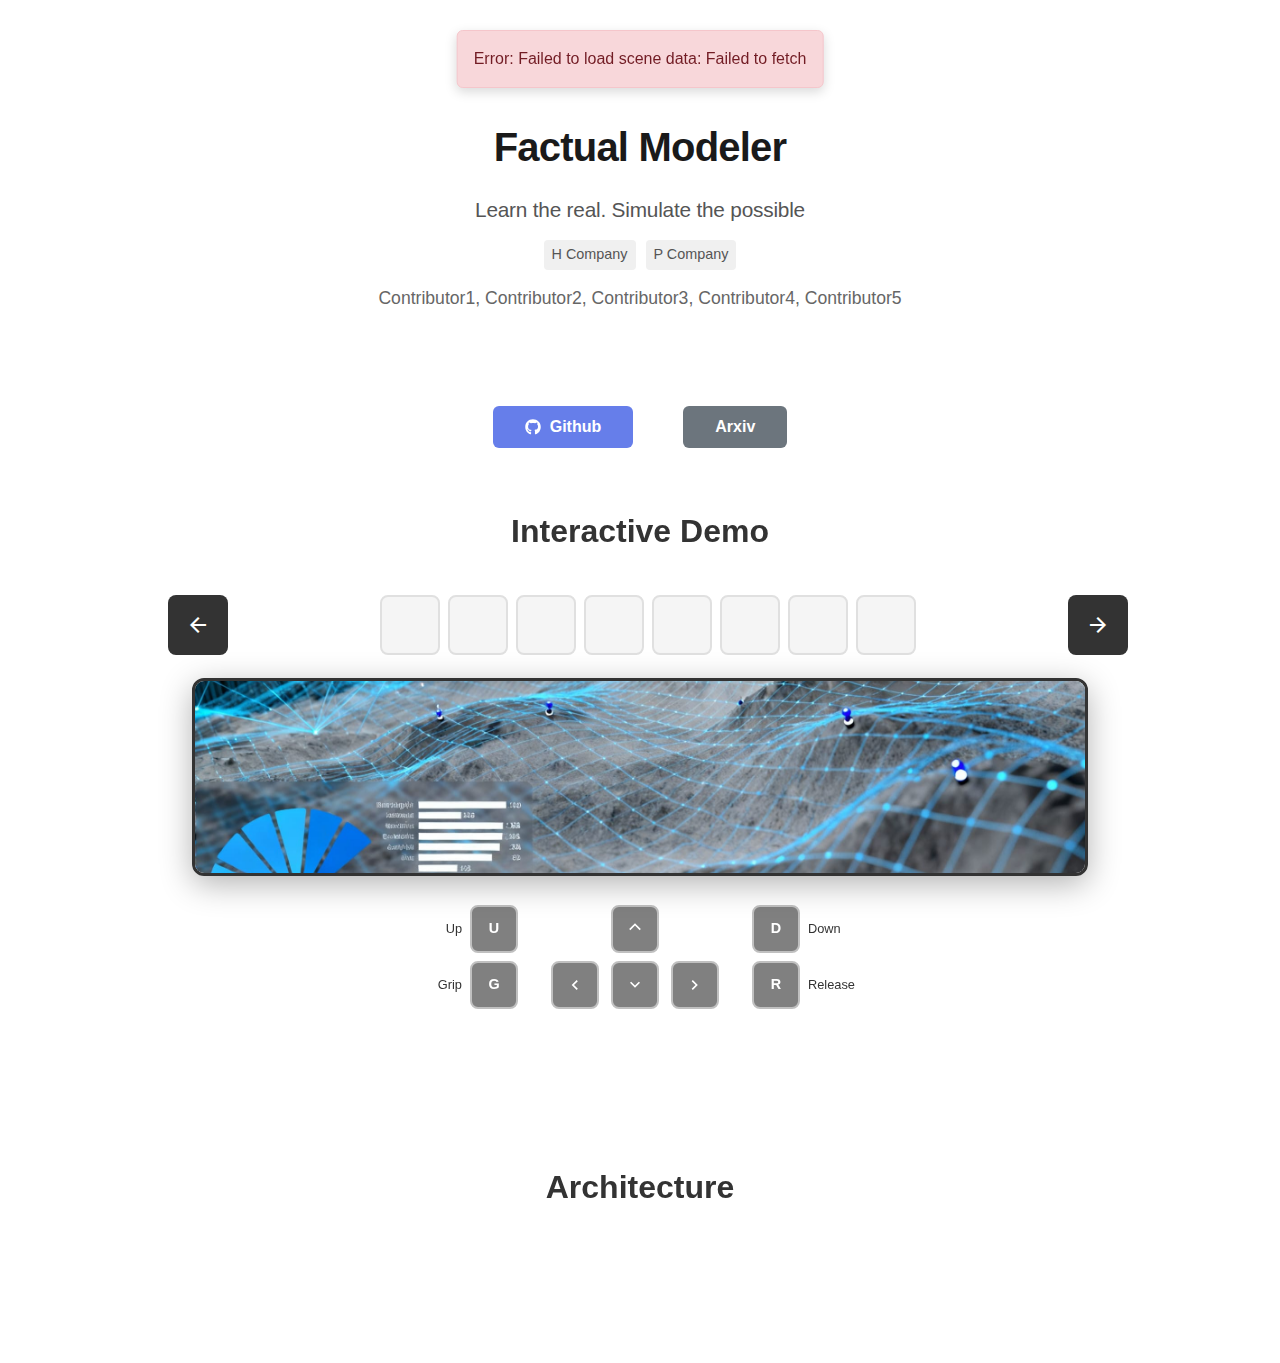
<file: index.html>
<!doctype html>
<html lang="en">
  <head>
    <meta charset="UTF-8" />
    <meta name="viewport" content="width=device-width, initial-scale=1.0" />
    <link href="https://fonts.googleapis.com/css2?family=Material+Symbols+Outlined:opsz,wght,FILL,GRAD@20..48,100..700,0..1,-50..200" rel="stylesheet">
    <title>demo-app</title>
    <script type="module" crossorigin src="./assets/index-DDJ63pEY.js"></script>
    <link rel="stylesheet" crossorigin href="./assets/index-DnDdqwnr.css">
  </head>
  <body>
    <div id="root"></div>
  </body>
</html>
</file>
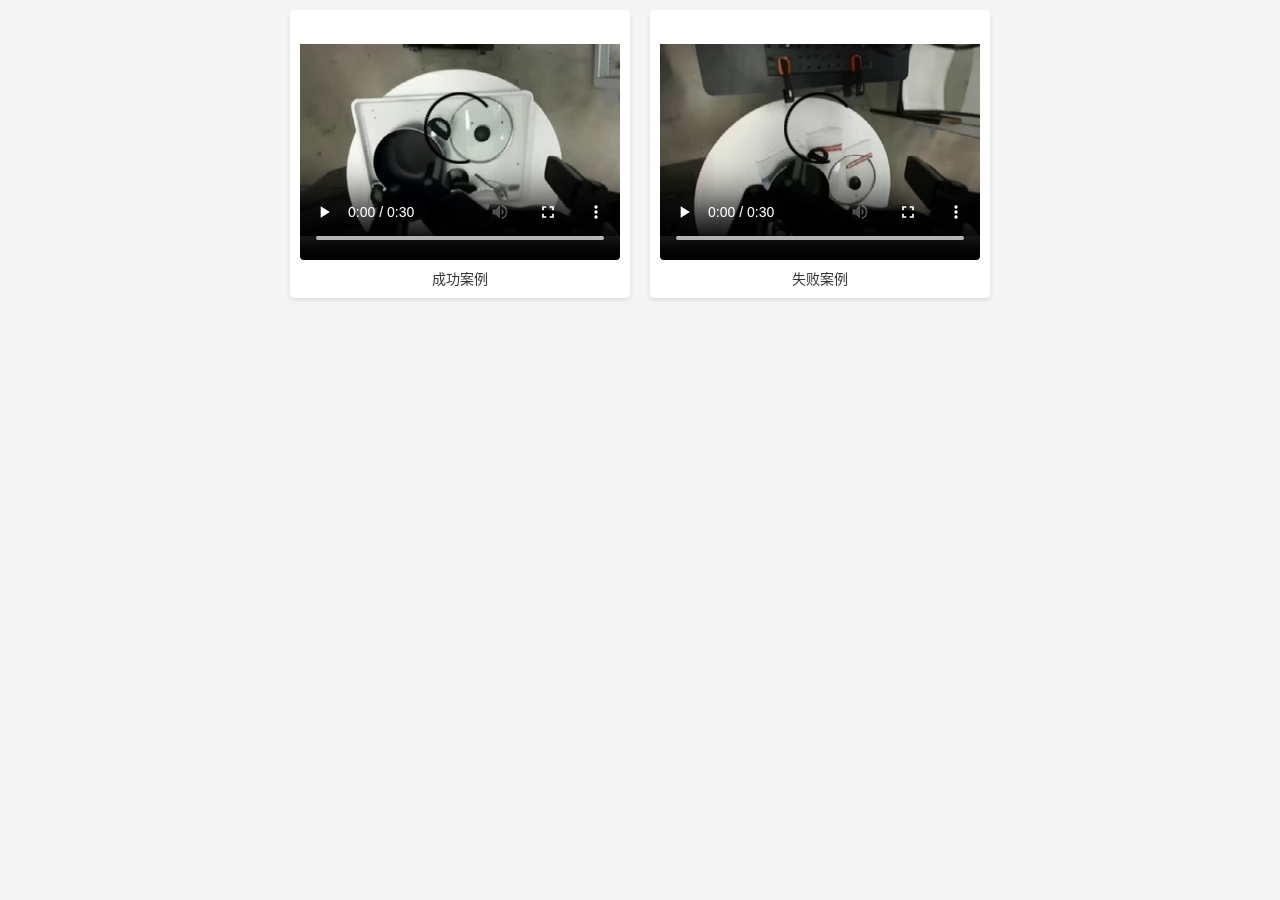
<file: video-pot.html>
<!DOCTYPE html>
<html lang="zh-CN">
<head>
    <meta charset="UTF-8">
    <meta name="viewport" content="width=device-width, initial-scale=1.0">
    <title>Put the lid on the pot</title>
    <style>
        body {
            margin: 0;
            padding: 10px;
            background-color: #f5f5f5;
            display: flex;
            gap: 20px;
            justify-content: center;
            align-items: flex-start;
        }
        .video-container {
            background-color: white;
            padding: 10px;
            border-radius: 4px;
            box-shadow: 0 2px 4px rgba(0,0,0,0.1);
        }
        video {
            display: block;
            border-radius: 4px;
        }
        .label {
            margin-top: 8px;
            text-align: center;
            font-size: 14px;
            color: #333;
        }
    </style>
</head>
<body>
    <div class="video-container">
        <video width="320" height="240" controls>
            <source src="demos/counterfactual/Put_the_lid_on_the_pot/success/Put_the_lid_on_the_pot_view_2.mp4" type="video/mp4">
        </video>
        <div class="label">成功案例</div>
    </div>
    <div class="video-container">
        <video width="320" height="240" controls>
            <source src="demos/counterfactual/Put_the_lid_on_the_pot/fail/Put_the_lid_on_the_pot_view_2.mp4" type="video/mp4">
        </video>
        <div class="label">失败案例</div>
    </div>
</body>
</html>
</file>
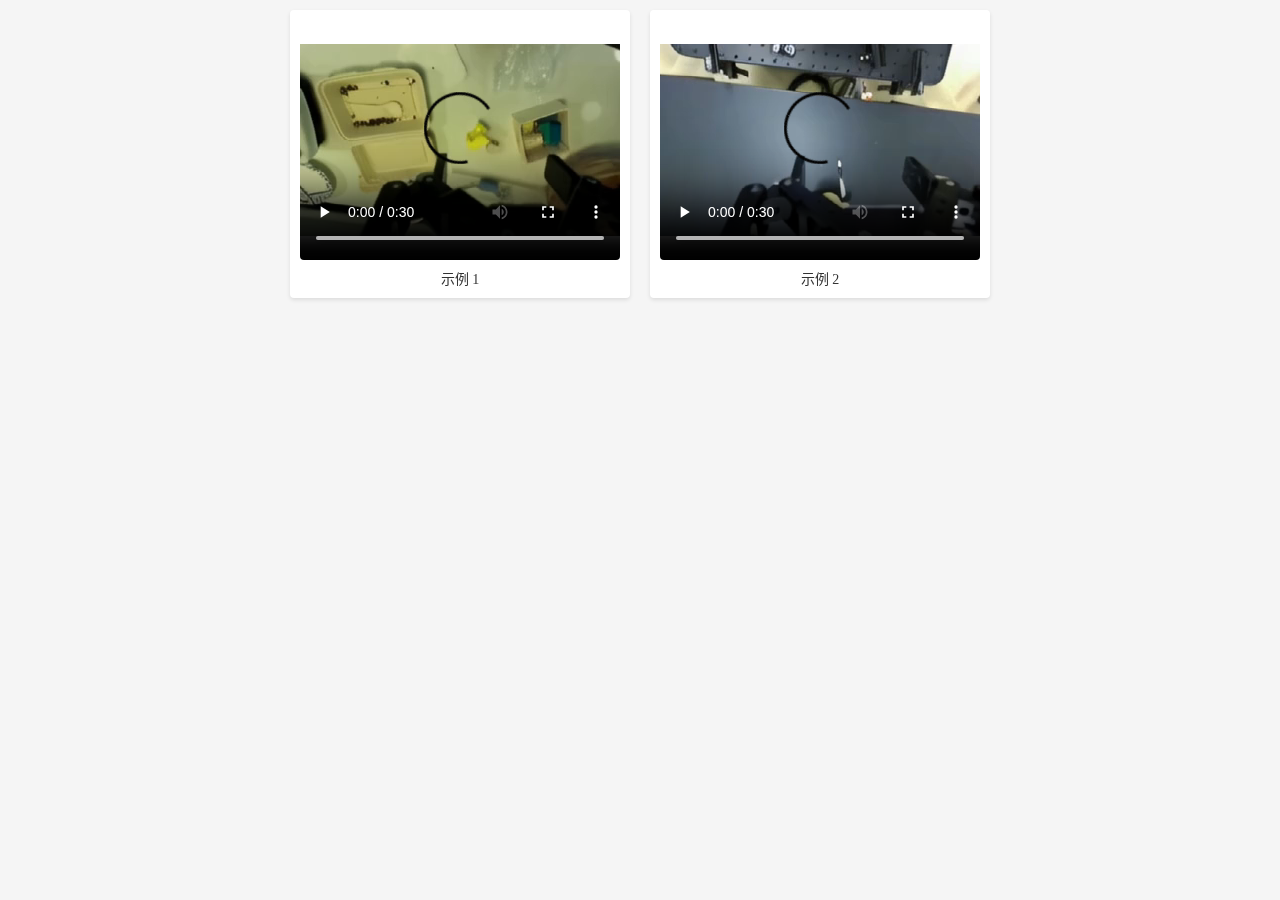
<file: video-spoon.html>
<!DOCTYPE html>
<html lang="zh-CN">
<head>
    <meta charset="UTF-8">
    <meta name="viewport" content="width=device-width, initial-scale=1.0">
    <title>Put the spoon in the cup</title>
    <style>
        body {
            margin: 0;
            padding: 10px;
            background-color: #f5f5f5;
            display: flex;
            gap: 20px;
            justify-content: center;
            align-items: flex-start;
        }
        .video-container {
            background-color: white;
            padding: 10px;
            border-radius: 4px;
            box-shadow: 0 2px 4px rgba(0,0,0,0.1);
        }
        video {
            display: block;
            border-radius: 4px;
        }
        .label {
            margin-top: 8px;
            text-align: center;
            font-size: 14px;
            color: #333;
        }
    </style>
</head>
<body>
    <div class="video-container">
        <video width="320" height="240" controls>
            <source src="demos/ood/Put_the_spoon_in_the_cup/1/20251115_154444_21316_Put_the_spoon_in_the_cup_view_2.mp4" type="video/mp4">
        </video>
        <div class="label">示例 1</div>
    </div>
    <div class="video-container">
        <video width="320" height="240" controls>
            <source src="demos/ood/Put_the_spoon_in_the_cup/2/20251115_152429_35634_Put_the_spoon_in_the_cup_view_2.mp4" type="video/mp4">
        </video>
        <div class="label">示例 2</div>
    </div>
</body>
</html>
</file>
<file: assets/index-DnDdqwnr.css>
:root{font-family:system-ui,Avenir,Helvetica,Arial,sans-serif;line-height:1.5;font-weight:400;color-scheme:light dark;color:#ffffffde;background-color:#242424;font-synthesis:none;text-rendering:optimizeLegibility;-webkit-font-smoothing:antialiased;-moz-osx-font-smoothing:grayscale}a{font-weight:500;color:#646cff;text-decoration:inherit}a:hover{color:#535bf2}body{margin:0;display:flex;place-items:center;min-width:320px;min-height:100vh}h1{font-size:3.2em;line-height:1.1}button{border-radius:8px;border:1px solid transparent;padding:.6em 1.2em;font-size:1em;font-weight:500;font-family:inherit;background-color:#1a1a1a;cursor:pointer;transition:border-color .25s}button:hover{border-color:#646cff}button:focus,button:focus-visible{outline:4px auto -webkit-focus-ring-color}@media(prefers-color-scheme:light){:root{color:#213547;background-color:#fff}a:hover{color:#747bff}button{background-color:#f9f9f9}}.simulator{min-height:100vh;background:#fff;padding:2rem;font-family:-apple-system,BlinkMacSystemFont,Segoe UI,Roboto,sans-serif}html,body{background-color:#fff;margin:0;padding:0}.simulator-header{text-align:center;margin-bottom:4rem;color:#333;padding:2rem 1rem;max-width:1000px;margin-left:auto;margin-right:auto}.main-title{font-size:2.5rem;margin-bottom:1.5rem;font-weight:700;color:#1a1a1a;text-shadow:none;line-height:1.2;letter-spacing:-.02em}.subtitle{font-size:1.3rem;margin-bottom:1rem;font-weight:500;color:#555;line-height:1.4;letter-spacing:-.01em}.subtitle sup{font-size:.7em;vertical-align:super;margin-left:2px;margin-right:2px;color:#777}.affiliation{font-size:1.1rem;color:#666;font-weight:400;line-height:1.3;margin-bottom:0}.contributors{display:flex;gap:10px;justify-content:center;margin:.5rem 0;font-size:1rem;color:#555;font-weight:500}.contributor{padding:.25rem .5rem;background-color:#f0f0f0;border-radius:4px;font-size:.9rem}.simulator-content{max-width:1200px;margin:0 auto}.demo-section{background:#fffffff2;border-radius:12px;padding:2rem;margin-bottom:2rem;-webkit-backdrop-filter:blur(10px);backdrop-filter:blur(10px)}.demo-section h2{color:#333;margin-bottom:1.5rem;font-size:2rem;font-weight:600}.feature-grid{display:grid;grid-template-columns:repeat(auto-fit,minmax(300px,1fr));gap:1.5rem;margin-top:1rem}.feature-card{background:#f8f9fa;border-radius:8px;padding:1.5rem;border-left:4px solid #667eea;transition:transform .2s ease,box-shadow .2s ease}.feature-card:hover{transform:translateY(-2px);box-shadow:0 4px 12px #00000026}.feature-card.active{background:#e8f5e8;border-left-color:#28a745}.feature-status{margin-top:1rem;font-size:.9rem;font-weight:500}.status{padding:.25rem .5rem;border-radius:4px;font-size:.8rem;font-weight:600;text-transform:uppercase}.status.active{background:#d4edda;color:#155724}.status.inactive{background:#f8d7da;color:#721c24}.status.running{background:#d1ecf1;color:#0c5460}.status.stopped{background:#f8d7da;color:#721c24}.feature-card h3{color:#667eea;margin-bottom:.5rem;font-size:1.2rem;font-weight:600}.feature-card p{color:#666;line-height:1.5}.demo-controls{display:flex;gap:1rem;justify-content:center;margin-top:2rem}.github-icon{display:inline-block;width:16px;height:16px;margin-right:8px;vertical-align:middle;background-image:url("data:image/svg+xml,%3Csvg class='svg-inline--fa fa-github fa-w-16' aria-hidden='true' focusable='false' data-prefix='fab' data-icon='github' role='img' xmlns='http://www.w3.org/2000/svg' viewBox='0 0 496 512' data-fa-i2svg=''%3E%3Cpath fill='white' d='M165.9 397.4c0 2-2.3 3.6-5.2 3.6-3.3.3-5.6-1.3-5.6-3.6 0-2 2.3-3.6 5.2-3.6 3-.3 5.6 1.3 5.6 3.6zm-31.1-4.5c-.7 2 1.3 4.3 4.3 4.9 2.6 1 5.6 0 6.2-2s-1.3-4.3-4.3-5.2c-2.6-.7-5.5.3-6.2 2.3zm44.2-1.7c-2.9.7-4.9 2.6-4.6 4.9.3 2 2.9 3.3 5.9 2.6 2.9-.7 4.9-2.6 4.6-4.6-.3-1.9-3-3.2-5.9-2.9zM244.8 8C106.1 8 0 113.3 0 252c0 110.9 69.8 205.8 169.5 239.2 12.8 2.3 17.3-5.6 17.3-12.1 0-6.2-.3-40.4-.3-61.4 0 0-70 15-84.7-29.8 0 0-11.4-29.1-27.8-36.6 0 0-22.9-15.7 1.6-15.4 0 0 24.9 2 38.6 25.8 21.9 38.6 58.6 27.5 72.9 20.9 2.3-16 8.8-27.1 16-33.7-55.9-6.2-112.3-14.3-112.3-110.5 0-27.5 7.6-41.3 23.6-58.9-2.6-6.5-11.1-33.3 2.6-67.9 20.9-6.5 69 27 69 27 20-5.6 41.5-8.5 62.8-8.5s42.8 2.9 62.8 8.5c0 0 48.1-33.6 69-27 13.7 34.7 5.2 61.4 2.6 67.9 16 17.7 25.8 31.5 25.8 58.9 0 96.5-58.9 104.2-114.8 110.5 9.2 7.9 17 22.9 17 46.4 0 33.7-.3 75.4-.3 83.6 0 6.5 4.6 14.4 17.3 12.1C428.2 457.8 496 362.9 496 252 496 113.3 383.5 8 244.8 8zM97.2 352.9c-1.3 1-1 3.3.7 5.2 1.6 1.6 3.9 2.3 5.2 1 1.3-1 1-3.3-.7-5.2-1.6-1.6-3.9-2.3-5.2-1zm-10.8-8.1c-.7 1.3.3 2.9 2.3 3.9 1.6 1 3.6.7 4.3-.7.7-1.3-.3-2.9-2.3-3.9-2-.6-3.6-.3-4.3.7zm32.4 35.6c-1.6 1.3-1 4.3 1.3 6.2 2.3 2.3 5.2 2.6 6.5 1 1.3-1.3.7-4.3-1.3-6.2-2.2-2.3-5.2-2.6-6.5-1zm-11.4-14.7c-1.6 1-1.6 3.6 0 5.9 1.6 2.3 4.3 3.3 5.6 2.3 1.6-1.3 1.6-3.9 0-6.2-1.4-2.3-4-3.3-5.6-2z'%3E%3C/path%3E%3C/svg%3E");background-size:contain;background-repeat:no-repeat;background-position:center}#github-button{display:flex;align-items:center;justify-content:center;gap:8px}.github-text{margin-left:-7px}.demo-section-buttons{display:flex;gap:50px;justify-content:center;margin-top:2rem}.demo-button{padding:.75rem 2rem;border:none;border-radius:6px;font-size:1rem;font-weight:600;cursor:pointer;transition:all .2s ease}.demo-button.primary{background:#667eea;color:#fff}.demo-button.primary:hover{background:#5a6fd8;transform:translateY(-1px);box-shadow:0 4px 12px #667eea66}.demo-button.secondary{background:#6c757d;color:#fff}.demo-button.secondary:hover{background:#5a6268;transform:translateY(-1px);box-shadow:0 4px 12px #6c757d66}.demo-button.warning{background:#dc3545;color:#fff}.demo-button.warning:hover{background:#c82333;transform:translateY(-1px);box-shadow:0 4px 12px #dc354566}.demo-button:disabled{opacity:.6;cursor:not-allowed;transform:none}.demo-button:disabled:hover{transform:none;box-shadow:none}.demo-status{text-align:center;margin-bottom:1.5rem;font-size:1.1rem}.image-count{color:#007bff;font-weight:700}.receiving-status{color:#28a745;font-style:italic;animation:pulse 1.5s infinite}@keyframes pulse{0%{opacity:1}50%{opacity:.5}to{opacity:1}}.image-display-controls{margin-top:1rem;display:flex;flex-direction:column;align-items:center;gap:.5rem}.displaying-status{color:#ffc107;font-style:italic;animation:pulse 1.5s infinite}.display-completed{color:#28a745;font-weight:700;margin-top:.5rem}.button-locked{color:#dc3545;font-weight:700;margin-top:.5rem;animation:pulse 1.5s infinite}.loading-overlay{position:absolute;top:50%;left:50%;transform:translate(-50%,-50%);width:100px;height:100px;background-color:#000000b3;display:flex;flex-direction:column;justify-content:center;align-items:center;z-index:10;border-radius:12px}.loading-spinner{width:40px;height:40px;border:4px solid #f3f3f3;border-top:4px solid #007bff;border-radius:50%;animation:spin 1s linear infinite;margin-bottom:.8rem}.loading-text{color:#fff;font-size:.9rem;font-weight:700;margin:0;text-shadow:1px 1px 2px rgba(0,0,0,.5)}@keyframes spin{0%{transform:rotate(0)}to{transform:rotate(360deg)}}.loading{text-align:center;padding:2rem;font-size:1.2rem;color:#333}.error-message{position:fixed;top:30px;left:50%;transform:translate(-50%);background:#f8d7da;color:#721c24;padding:1rem;border-radius:6px;border:1px solid #f5c6cb;z-index:9999;max-width:90vw;box-shadow:0 4px 12px #00000026}.val-img-showcase{width:100%;display:flex;flex-direction:row;align-items:center;justify-content:space-between;gap:.5rem;padding:.5rem}.image-banner{display:flex;flex-direction:row;justify-content:center;align-items:center;gap:.5rem;flex:1;overflow-x:auto;scroll-behavior:smooth;padding:.5rem;scrollbar-width:none;-ms-overflow-style:none}.image-banner::-webkit-scrollbar{display:none}.nav-button{background:#333;color:#fff;border:none;width:60px;height:60px;border-radius:8px;font-size:1.2rem;cursor:pointer;display:flex;align-items:center;justify-content:center;transition:all .2s ease;flex-shrink:0;z-index:10}.nav-button .material-symbols-outlined{font-variation-settings:"FILL" 0,"wght" 400,"GRAD" 0,"opsz" 24;font-size:24px;color:#fff}.nav-button:hover{background:#667eea;transform:scale(1.1)}.nav-button:active{transform:scale(.95)}.nav-left,.nav-right{flex-shrink:0}.vla-demo-right{flex:1;display:flex;flex-direction:column;gap:2rem}.banner-image{width:60px;height:60px;object-fit:cover;border-radius:8px;border:2px solid #333;flex-shrink:0;transition:transform .2s ease;max-width:60px;max-height:60px;min-width:60px;min-height:60px}.banner-image:hover{transform:scale(1.05);border-color:#667eea}.banner-image-empty{width:60px;height:60px;border-radius:8px;border:2px solid #e0e0e0;flex-shrink:0;background-color:#f5f5f5;max-width:60px;max-height:60px;min-width:60px;min-height:60px;box-sizing:border-box}.banner-image-empty:hover{transform:none;border-color:#e0e0e0}.banner-image-button{width:60px;height:60px;border-radius:8px;flex-shrink:0;max-width:60px;max-height:60px;min-width:60px;min-height:60px;padding:0;border:2px solid #333;transition:transform .2s ease,border-color .2s ease;box-sizing:border-box}.banner-image-button:hover{transform:scale(1.05);border-color:#667eea}.banner-image-button:focus{outline:2px solid #667eea;outline-offset:2px}.vla-demo-video{width:960px;height:192px;display:flex;justify-content:center;align-items:center;margin:10px auto;padding:0 2rem;box-sizing:border-box;position:relative}.video-image{max-width:100%;max-height:80vh;width:auto;height:auto;aspect-ratio:1;object-fit:cover;border-radius:12px;border:3px solid #333;box-shadow:0 8px 32px #0000004d}#video-image1{width:960px;height:192px;aspect-ratio:auto}.vla-demo-controls{width:500px;display:grid;grid-template-columns:1fr 1fr 1fr 1fr 1fr;grid-template-rows:repeat(2,1fr);gap:.5rem;margin:2rem auto;padding:0 2rem;box-sizing:border-box;justify-items:center;align-items:center;justify-content:center}.control-btn{background:gray;color:#fff;border:2px solid #C0C0C0;padding:0;border-radius:8px;font-size:1rem;font-weight:600;cursor:pointer;transition:all .2s ease;width:48px;height:48px;display:flex;align-items:center;justify-content:center}.control-content{display:flex;flex-direction:column;align-items:center;justify-content:center;gap:2px}.control-btn svg{width:20px;height:20px;fill:#fff}.control-text{font-size:.9rem;font-weight:600;color:#fff;line-height:1}.control-btn:hover{background:#a0a0a0;border-color:#e0e0e0;transform:translateY(-2px);box-shadow:0 4px 12px #0000004d}.control-btn:active{transform:translateY(0);box-shadow:0 2px 6px #0003;background:#707070}.control-with-label{display:flex;align-items:center;gap:.5rem;grid-column:1;grid-row:2;justify-content:flex-start}.control-label{font-size:.8rem;font-weight:500;color:#333;white-space:nowrap;min-width:40px;text-align:right;display:flex;justify-content:flex-end;align-items:center}.control-up,.control-down,.control-left,.control-right{width:48px;height:48px;font-size:.8rem}.control-raise{grid-column:1;grid-row:1}.control-raise-container{grid-column:1;grid-row:1;display:flex;align-items:center;gap:.5rem;justify-content:flex-start}.control-lower-container{grid-column:5;grid-row:1;display:flex;align-items:center;gap:.5rem;justify-content:flex-start}.control-release-container{grid-column:5;grid-row:2;display:flex;align-items:center;gap:.5rem;justify-content:flex-start}.control-lower-container .control-btn,.control-release-container .control-btn{width:48px;height:48px;flex-shrink:0}.control-lower-container .control-label,.control-release-container .control-label{min-width:50px;text-align:left;display:flex;justify-content:flex-start;align-items:center}.control-up{grid-column:3;grid-row:1}.control-lower{grid-column:5;grid-row:1}.control-grab{grid-column:1;grid-row:2}.control-left{grid-column:2;grid-row:2;margin-right:-30px}.control-down{grid-column:3;grid-row:2}.control-right{grid-column:4;grid-row:2;margin-left:-30px}.control-release{grid-column:5;grid-row:2}@media(max-width:768px){.simulator{padding:1rem}.simulator-header{padding:1rem .5rem;margin-bottom:2rem}.main-title{font-size:1.8rem;margin-bottom:1rem;line-height:1.3}.subtitle{font-size:1.1rem;margin-bottom:.8rem;line-height:1.4}.affiliation{font-size:1rem}.vla-demo-right{order:1}.vla-demo-video{padding:0 1rem}.video-image{max-width:100%;max-height:60vh;width:auto;height:auto;aspect-ratio:1}.vla-demo-controls{grid-template-columns:repeat(4,1fr);grid-template-rows:repeat(2,1fr);gap:.5rem;padding:0 1rem}.control-btn{width:48px;height:48px;padding:0;font-size:.9rem}.control-up{grid-column:2;grid-row:1}.control-down{grid-column:2;grid-row:2}.control-left{grid-column:1;grid-row:2}.control-right{grid-column:3;grid-row:2}.control-raise,.control-raise-container{grid-column:4;grid-row:1}.control-lower,.control-lower-container{grid-column:4;grid-row:2}.control-with-label{grid-column:1;grid-row:1}.control-release,.control-release-container{grid-column:3;grid-row:1}.feature-grid{grid-template-columns:1fr}.demo-controls{flex-direction:column;align-items:center}}@media(max-width:480px){.main-title{font-size:1.5rem}.subtitle{font-size:1rem}.affiliation{font-size:.9rem}.vla-demo-video{padding:0 .5rem}.video-image{max-width:100%;max-height:50vh;width:auto;height:auto;aspect-ratio:1}}#root{max-width:1280px;margin:0 auto;padding:2rem;text-align:center}.logo{height:6em;padding:1.5em;will-change:filter;transition:filter .3s}.logo:hover{filter:drop-shadow(0 0 2em #646cffaa)}.logo.react:hover{filter:drop-shadow(0 0 2em #61dafbaa)}@keyframes logo-spin{0%{transform:rotate(0)}to{transform:rotate(360deg)}}@media(prefers-reduced-motion:no-preference){a:nth-of-type(2) .logo{animation:logo-spin infinite 20s linear}}.card{padding:2em}.read-the-docs{color:#888}
</file>
